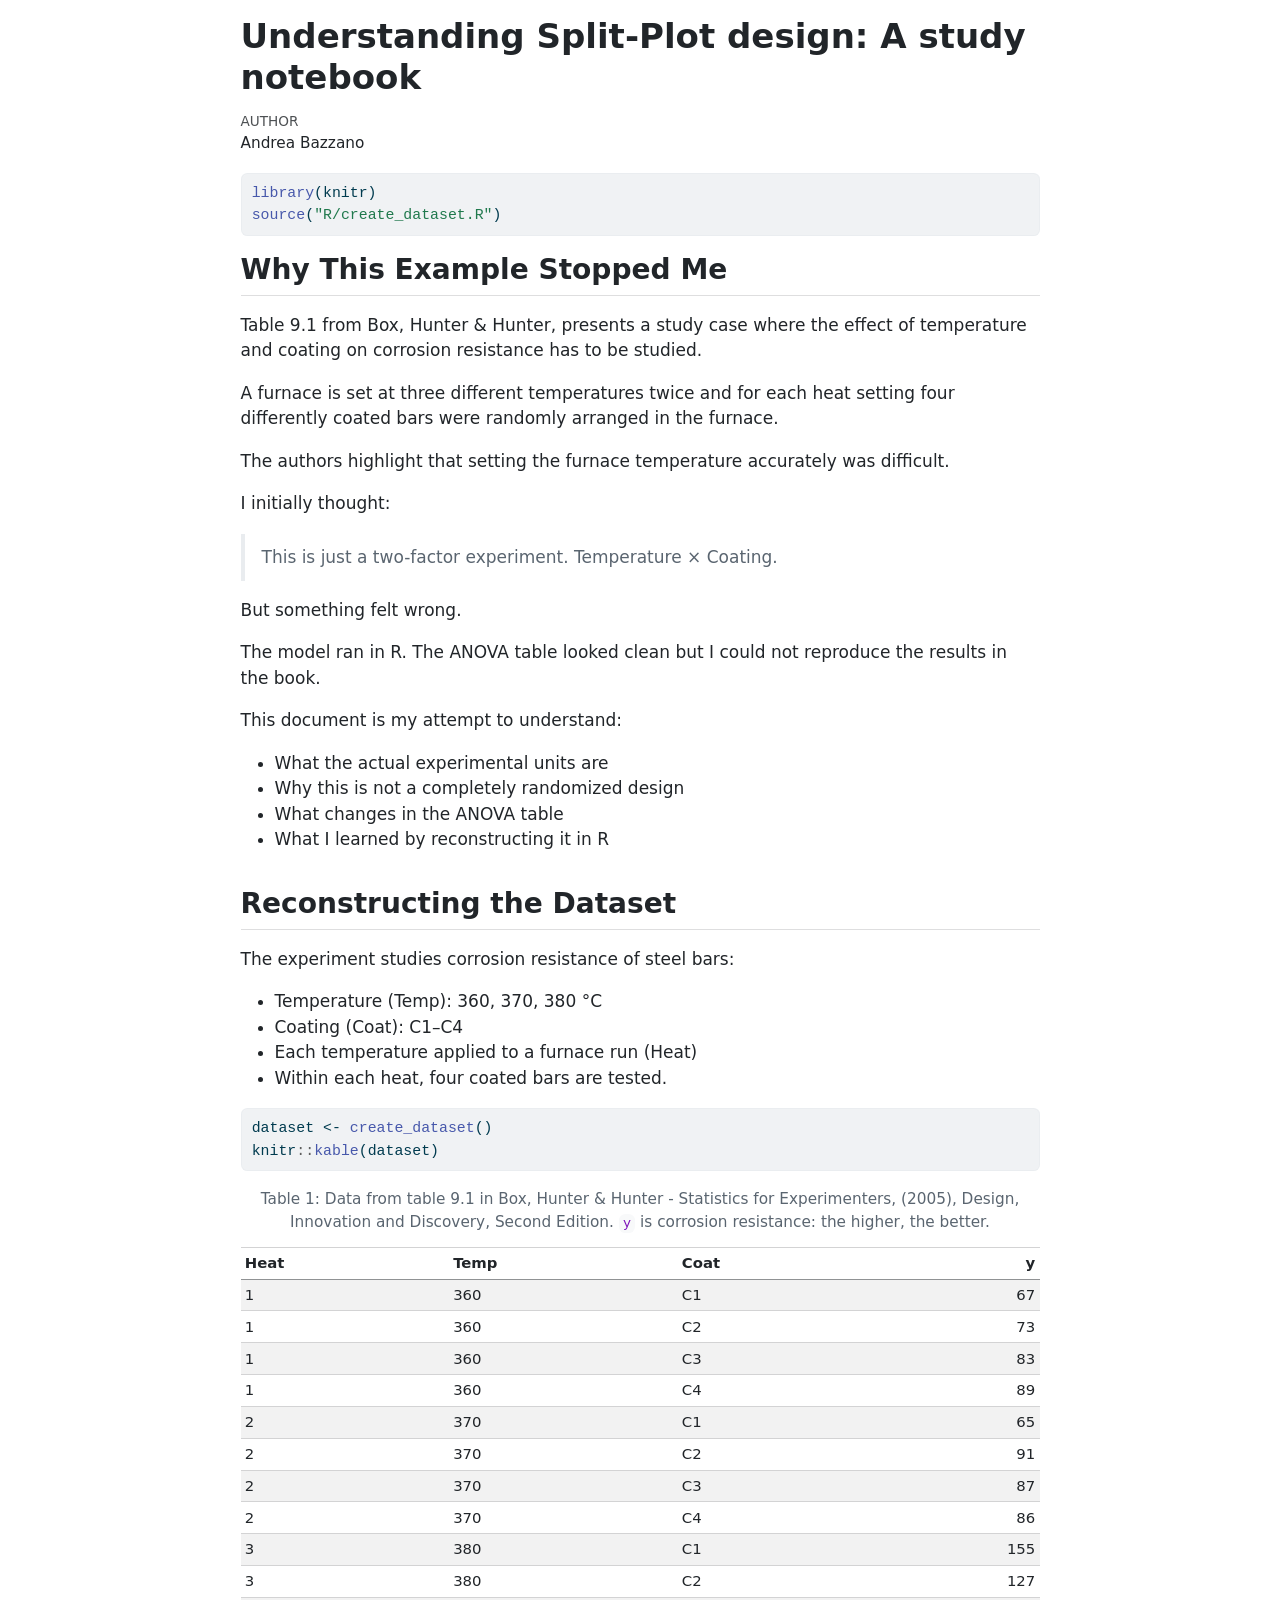
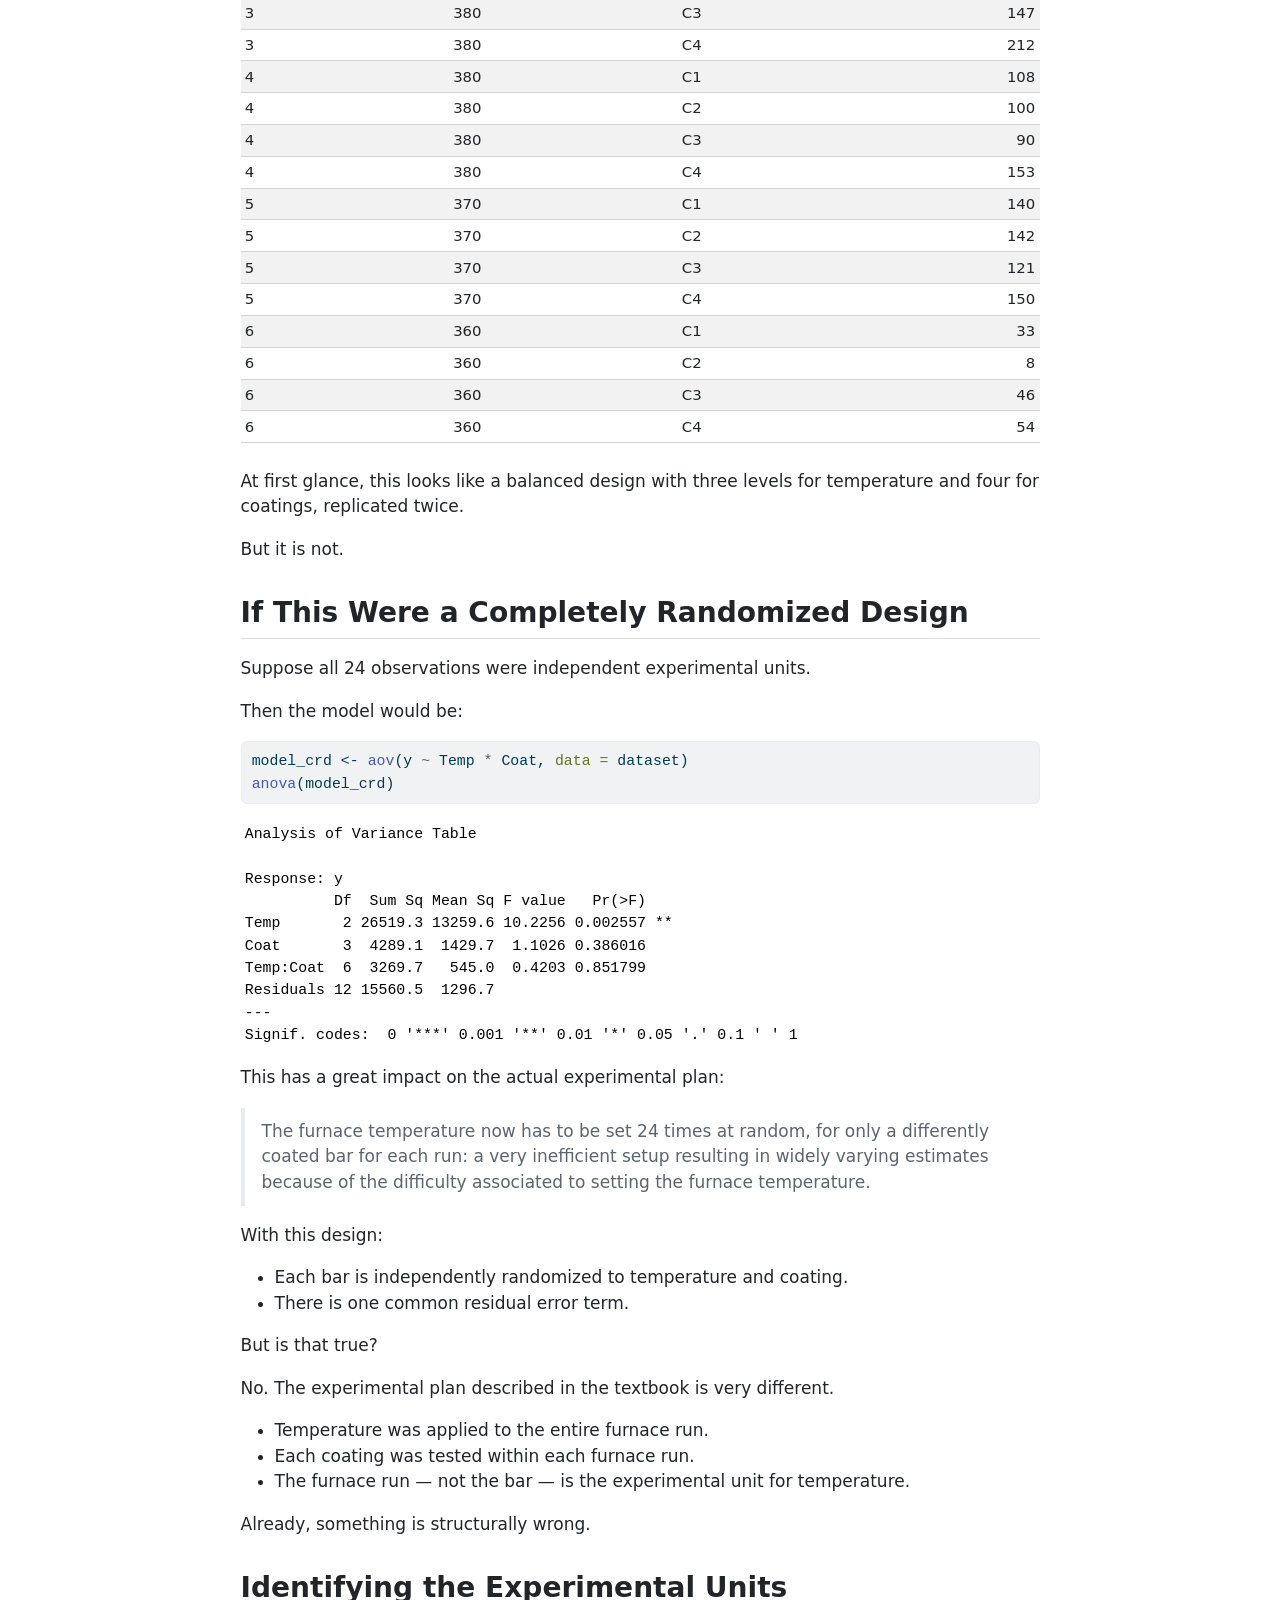
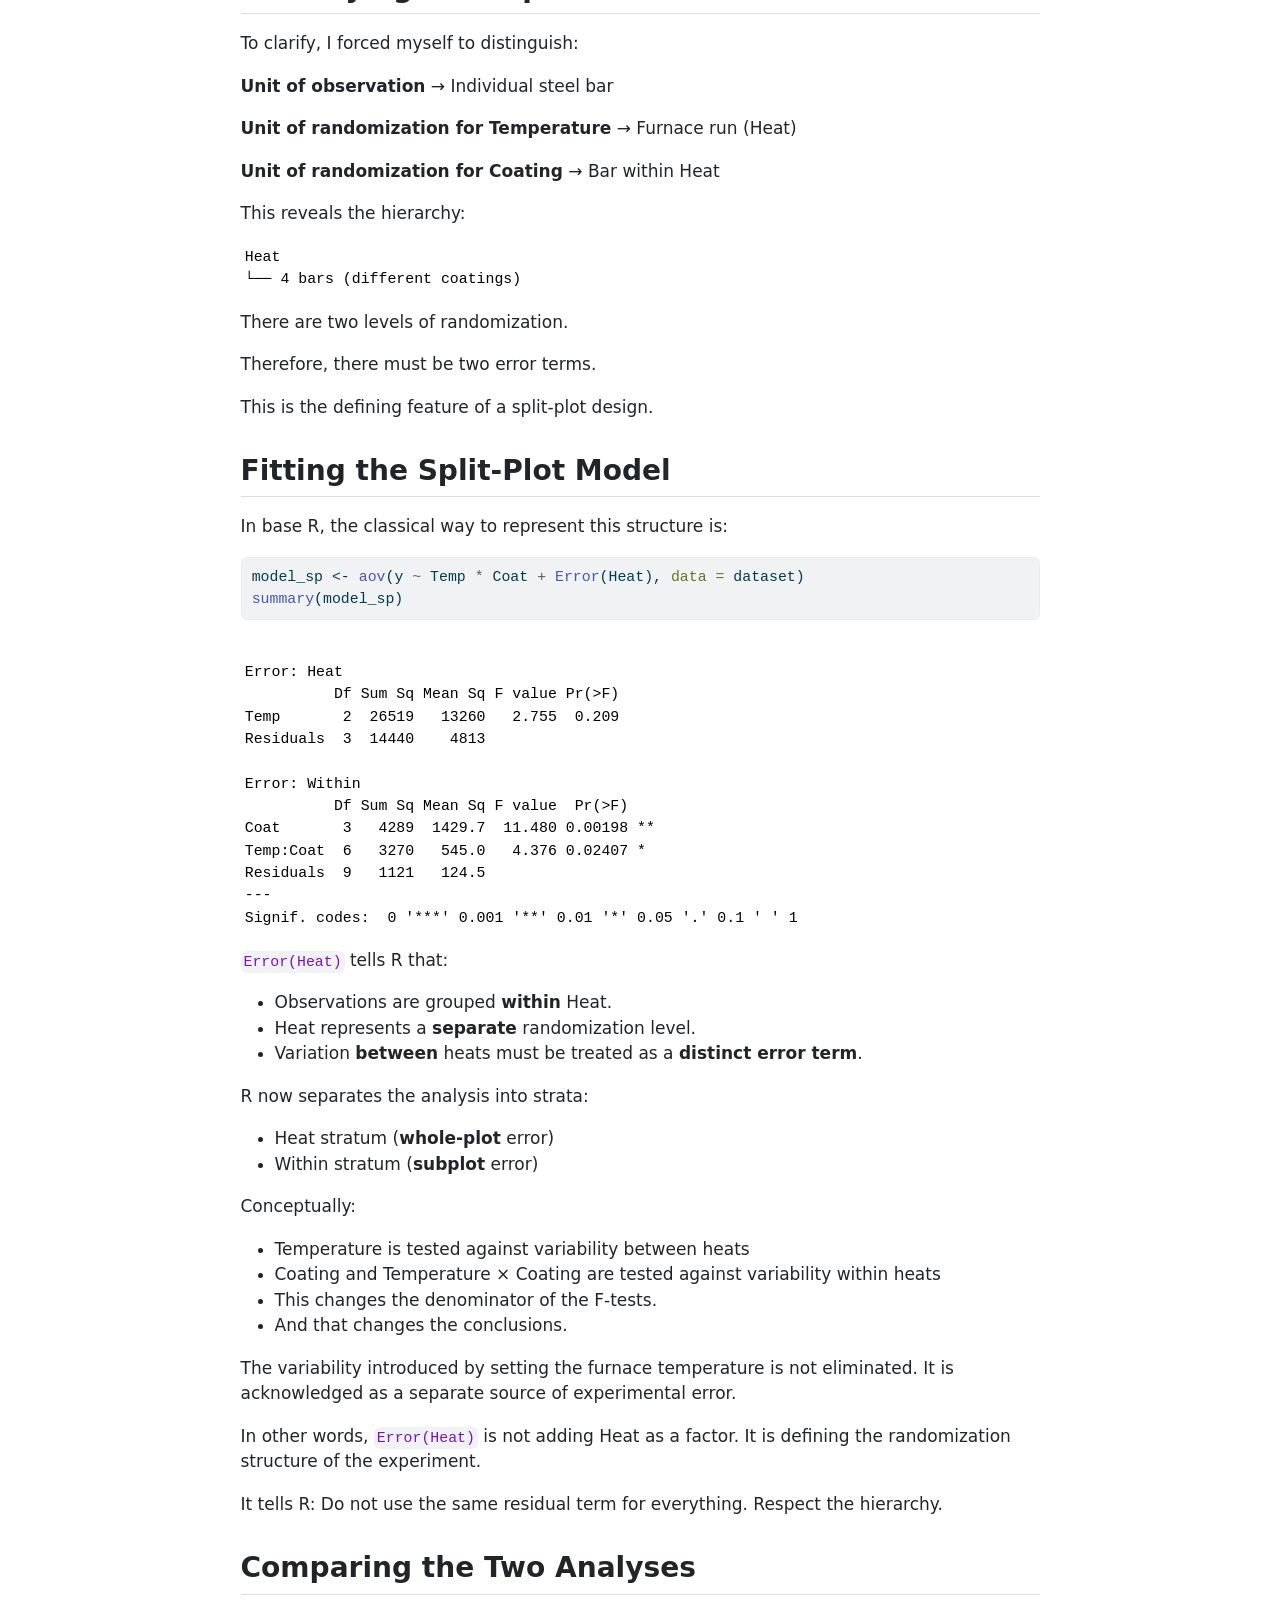
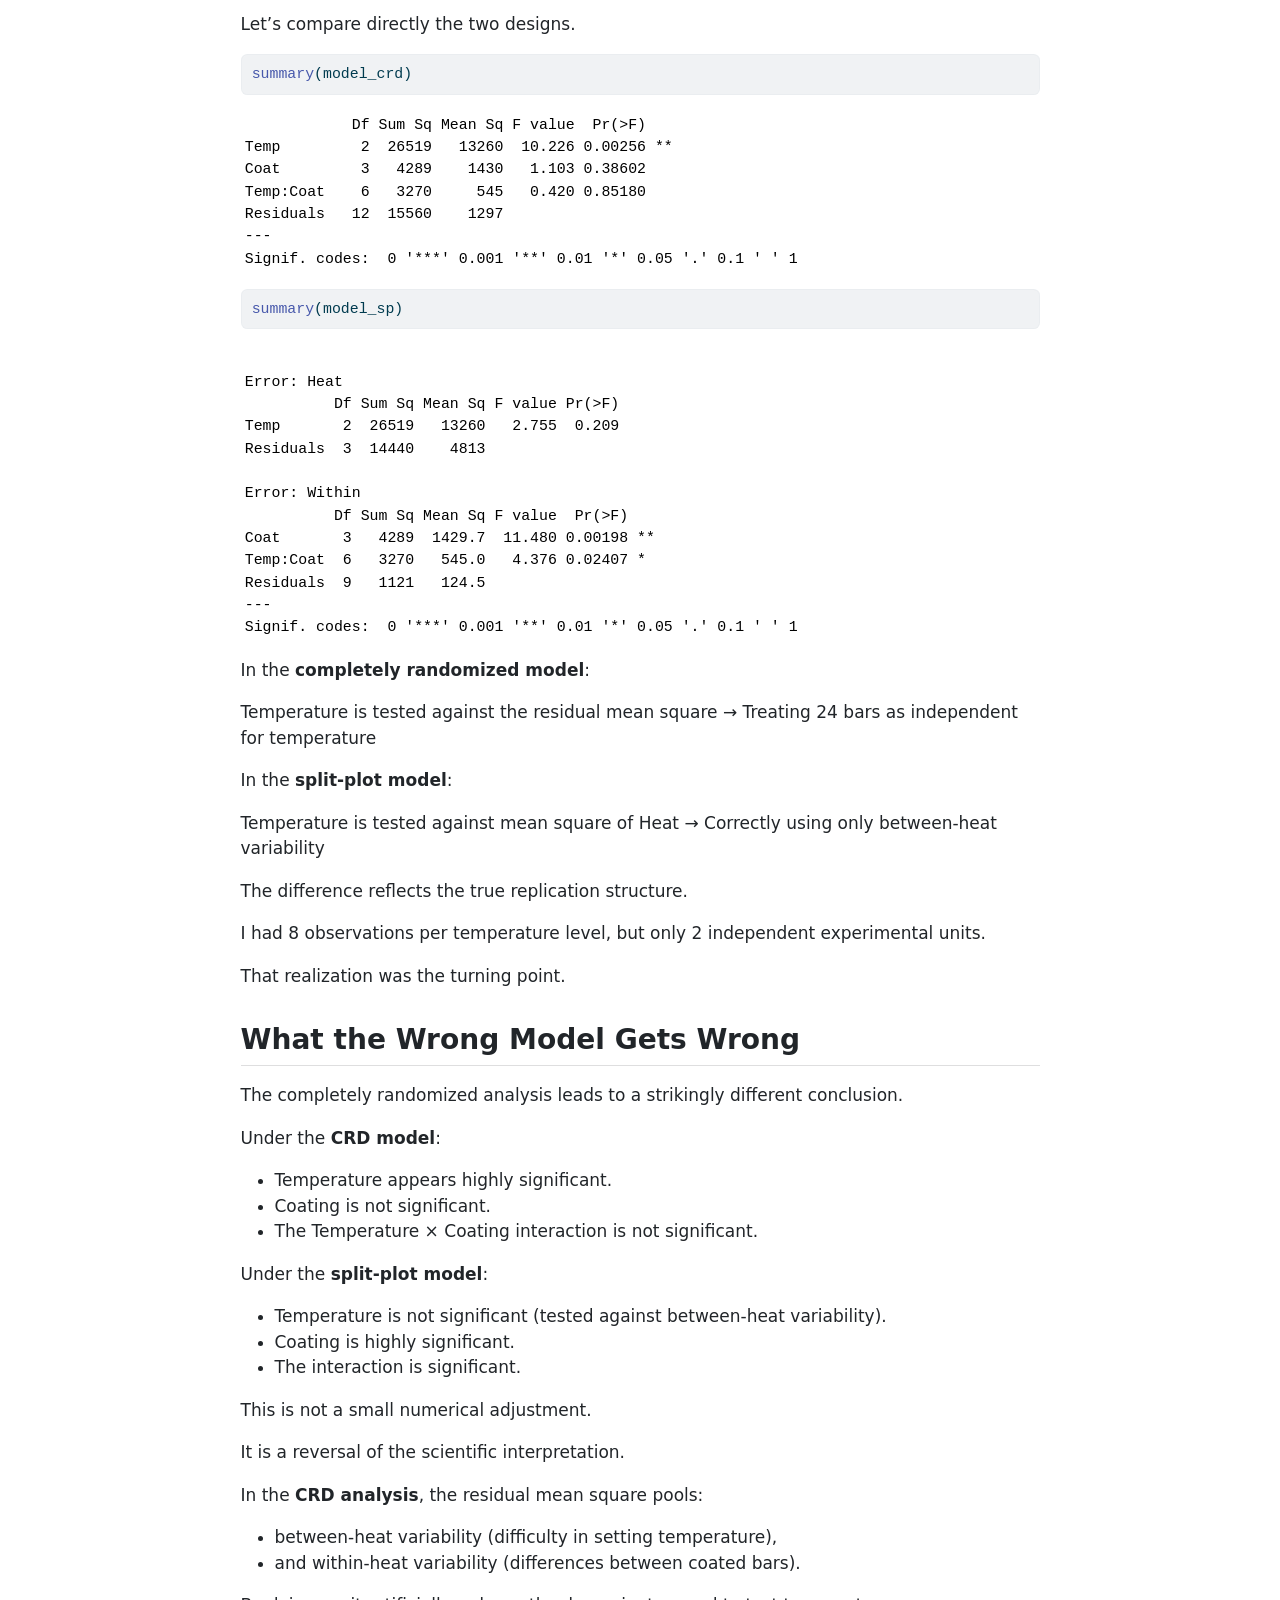
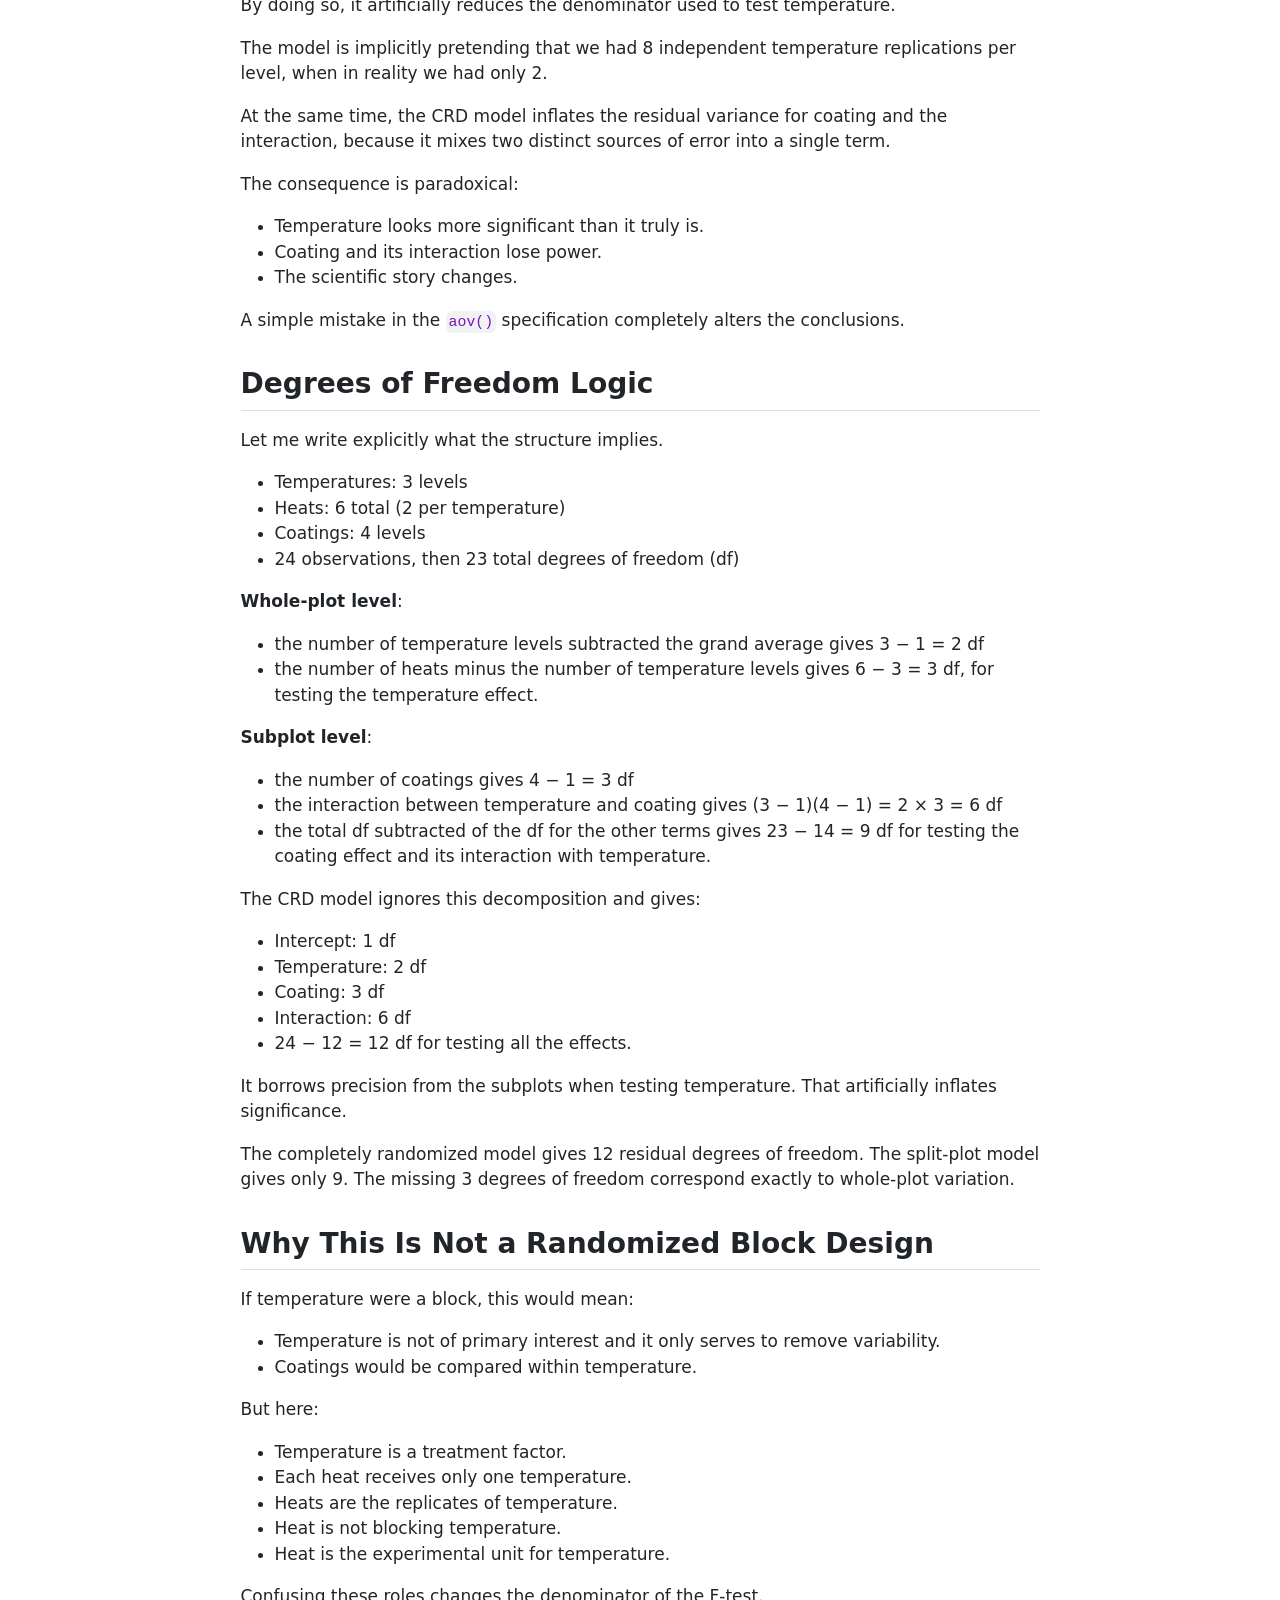
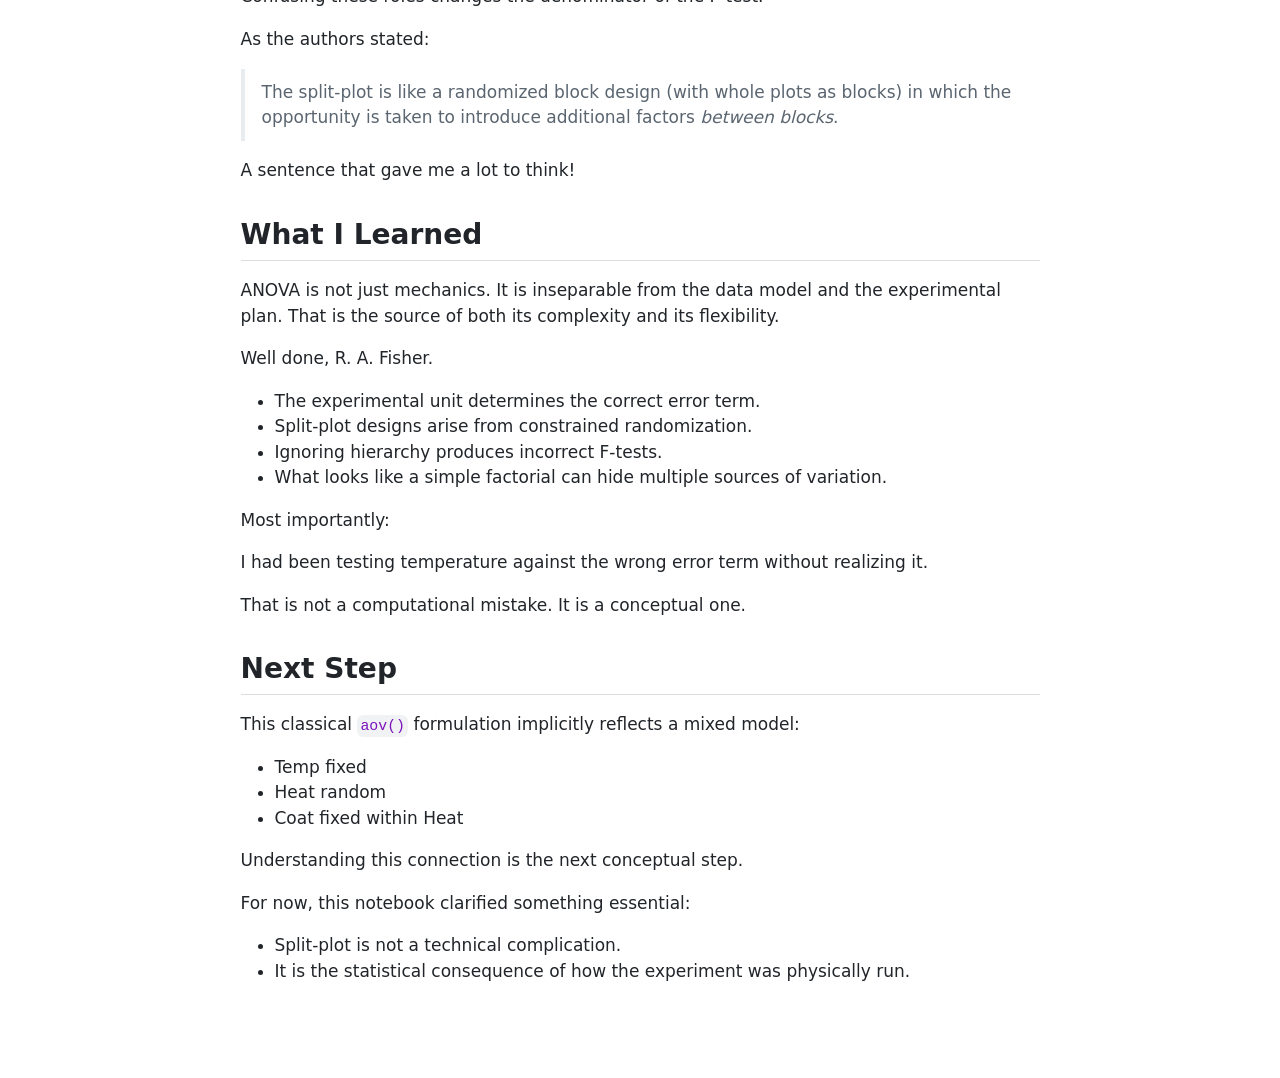
<file: index.html>
<!DOCTYPE html>
<html xmlns="http://www.w3.org/1999/xhtml" lang="en" xml:lang="en"><head>

<meta charset="utf-8">
<meta name="generator" content="quarto-1.8.27">

<meta name="viewport" content="width=device-width, initial-scale=1.0, user-scalable=yes">

<meta name="author" content="Andrea Bazzano">

<title>Understanding Split-Plot design: A study notebook</title>
<style>
code{white-space: pre-wrap;}
span.smallcaps{font-variant: small-caps;}
div.columns{display: flex; gap: min(4vw, 1.5em);}
div.column{flex: auto; overflow-x: auto;}
div.hanging-indent{margin-left: 1.5em; text-indent: -1.5em;}
ul.task-list{list-style: none;}
ul.task-list li input[type="checkbox"] {
  width: 0.8em;
  margin: 0 0.8em 0.2em -1em; /* quarto-specific, see https://github.com/quarto-dev/quarto-cli/issues/4556 */ 
  vertical-align: middle;
}
/* CSS for syntax highlighting */
html { -webkit-text-size-adjust: 100%; }
pre > code.sourceCode { white-space: pre; position: relative; }
pre > code.sourceCode > span { display: inline-block; line-height: 1.25; }
pre > code.sourceCode > span:empty { height: 1.2em; }
.sourceCode { overflow: visible; }
code.sourceCode > span { color: inherit; text-decoration: inherit; }
div.sourceCode { margin: 1em 0; }
pre.sourceCode { margin: 0; }
@media screen {
div.sourceCode { overflow: auto; }
}
@media print {
pre > code.sourceCode { white-space: pre-wrap; }
pre > code.sourceCode > span { text-indent: -5em; padding-left: 5em; }
}
pre.numberSource code
  { counter-reset: source-line 0; }
pre.numberSource code > span
  { position: relative; left: -4em; counter-increment: source-line; }
pre.numberSource code > span > a:first-child::before
  { content: counter(source-line);
    position: relative; left: -1em; text-align: right; vertical-align: baseline;
    border: none; display: inline-block;
    -webkit-touch-callout: none; -webkit-user-select: none;
    -khtml-user-select: none; -moz-user-select: none;
    -ms-user-select: none; user-select: none;
    padding: 0 4px; width: 4em;
  }
pre.numberSource { margin-left: 3em;  padding-left: 4px; }
div.sourceCode
  {   }
@media screen {
pre > code.sourceCode > span > a:first-child::before { text-decoration: underline; }
}
</style>


<script src="report_files/libs/clipboard/clipboard.min.js"></script>
<script src="report_files/libs/quarto-html/quarto.js" type="module"></script>
<script src="report_files/libs/quarto-html/tabsets/tabsets.js" type="module"></script>
<script src="report_files/libs/quarto-html/axe/axe-check.js" type="module"></script>
<script src="report_files/libs/quarto-html/popper.min.js"></script>
<script src="report_files/libs/quarto-html/tippy.umd.min.js"></script>
<script src="report_files/libs/quarto-html/anchor.min.js"></script>
<link href="report_files/libs/quarto-html/tippy.css" rel="stylesheet">
<link href="report_files/libs/quarto-html/quarto-syntax-highlighting-ed96de9b727972fe78a7b5d16c58bf87.css" rel="stylesheet" id="quarto-text-highlighting-styles">
<script src="report_files/libs/bootstrap/bootstrap.min.js"></script>
<link href="report_files/libs/bootstrap/bootstrap-icons.css" rel="stylesheet">
<link href="report_files/libs/bootstrap/bootstrap-1d090f757e2aa3c57a39f7a6ee6efa83.min.css" rel="stylesheet" append-hash="true" id="quarto-bootstrap" data-mode="light">


</head>

<body class="fullcontent quarto-light">

<div id="quarto-content" class="page-columns page-rows-contents page-layout-article">

<main class="content" id="quarto-document-content">

<header id="title-block-header" class="quarto-title-block default">
<div class="quarto-title">
<h1 class="title">Understanding Split-Plot design: A study notebook</h1>
</div>



<div class="quarto-title-meta">

    <div>
    <div class="quarto-title-meta-heading">Author</div>
    <div class="quarto-title-meta-contents">
             <p>Andrea Bazzano </p>
          </div>
  </div>
    
  
    
  </div>
  


</header>


<div class="cell">
<div class="code-copy-outer-scaffold"><div class="sourceCode cell-code" id="cb1"><pre class="sourceCode r code-with-copy"><code class="sourceCode r"><span id="cb1-1"><a href="#cb1-1" aria-hidden="true" tabindex="-1"></a><span class="fu">library</span>(knitr)</span>
<span id="cb1-2"><a href="#cb1-2" aria-hidden="true" tabindex="-1"></a><span class="fu">source</span>(<span class="st">"R/create_dataset.R"</span>)</span></code></pre></div><button title="Copy to Clipboard" class="code-copy-button"><i class="bi"></i></button></div>
</div>
<section id="why-this-example-stopped-me" class="level2">
<h2 class="anchored" data-anchor-id="why-this-example-stopped-me">Why This Example Stopped Me</h2>
<p>Table 9.1 from Box, Hunter &amp; Hunter, presents a study case where the effect of temperature and coating on corrosion resistance has to be studied.</p>
<p>A furnace is set at three different temperatures twice and for each heat setting four differently coated bars were randomly arranged in the furnace.</p>
<p>The authors highlight that setting the furnace temperature accurately was difficult.</p>
<p>I initially thought:</p>
<blockquote class="blockquote">
<p>This is just a two-factor experiment. Temperature × Coating.</p>
</blockquote>
<p>But something felt wrong.</p>
<p>The model ran in R. The ANOVA table looked clean but I could not reproduce the results in the book.</p>
<p>This document is my attempt to understand:</p>
<ul>
<li>What the actual experimental units are</li>
<li>Why this is not a completely randomized design</li>
<li>What changes in the ANOVA table</li>
<li>What I learned by reconstructing it in R</li>
</ul>
</section>
<section id="reconstructing-the-dataset" class="level2">
<h2 class="anchored" data-anchor-id="reconstructing-the-dataset">Reconstructing the Dataset</h2>
<p>The experiment studies corrosion resistance of steel bars:</p>
<ul>
<li>Temperature (Temp): 360, 370, 380 °C</li>
<li>Coating (Coat): C1–C4</li>
<li>Each temperature applied to a furnace run (Heat)</li>
<li>Within each heat, four coated bars are tested.</li>
</ul>
<div class="cell">
<div class="code-copy-outer-scaffold"><div class="sourceCode cell-code" id="cb2"><pre class="sourceCode r code-with-copy"><code class="sourceCode r"><span id="cb2-1"><a href="#cb2-1" aria-hidden="true" tabindex="-1"></a>dataset <span class="ot">&lt;-</span> <span class="fu">create_dataset</span>()</span>
<span id="cb2-2"><a href="#cb2-2" aria-hidden="true" tabindex="-1"></a>knitr<span class="sc">::</span><span class="fu">kable</span>(dataset)</span></code></pre></div><button title="Copy to Clipboard" class="code-copy-button"><i class="bi"></i></button></div>
<div id="tbl-dataset" class="cell quarto-float quarto-figure quarto-figure-center anchored">
<figure class="quarto-float quarto-float-tbl figure">
<figcaption class="quarto-float-caption-top quarto-float-caption quarto-float-tbl" id="tbl-dataset-caption-0ceaefa1-69ba-4598-a22c-09a6ac19f8ca">
Table&nbsp;1: Data from table 9.1 in Box, Hunter &amp; Hunter - Statistics for Experimenters, (2005), Design, Innovation and Discovery, Second Edition. <code>y</code> is corrosion resistance: the higher, the better.
</figcaption>
<div aria-describedby="tbl-dataset-caption-0ceaefa1-69ba-4598-a22c-09a6ac19f8ca">
<div class="cell-output-display">
<table class="do-not-create-environment cell caption-top table table-sm table-striped small">
<thead>
<tr class="header">
<th style="text-align: left;">Heat</th>
<th style="text-align: left;">Temp</th>
<th style="text-align: left;">Coat</th>
<th style="text-align: right;">y</th>
</tr>
</thead>
<tbody>
<tr class="odd">
<td style="text-align: left;">1</td>
<td style="text-align: left;">360</td>
<td style="text-align: left;">C1</td>
<td style="text-align: right;">67</td>
</tr>
<tr class="even">
<td style="text-align: left;">1</td>
<td style="text-align: left;">360</td>
<td style="text-align: left;">C2</td>
<td style="text-align: right;">73</td>
</tr>
<tr class="odd">
<td style="text-align: left;">1</td>
<td style="text-align: left;">360</td>
<td style="text-align: left;">C3</td>
<td style="text-align: right;">83</td>
</tr>
<tr class="even">
<td style="text-align: left;">1</td>
<td style="text-align: left;">360</td>
<td style="text-align: left;">C4</td>
<td style="text-align: right;">89</td>
</tr>
<tr class="odd">
<td style="text-align: left;">2</td>
<td style="text-align: left;">370</td>
<td style="text-align: left;">C1</td>
<td style="text-align: right;">65</td>
</tr>
<tr class="even">
<td style="text-align: left;">2</td>
<td style="text-align: left;">370</td>
<td style="text-align: left;">C2</td>
<td style="text-align: right;">91</td>
</tr>
<tr class="odd">
<td style="text-align: left;">2</td>
<td style="text-align: left;">370</td>
<td style="text-align: left;">C3</td>
<td style="text-align: right;">87</td>
</tr>
<tr class="even">
<td style="text-align: left;">2</td>
<td style="text-align: left;">370</td>
<td style="text-align: left;">C4</td>
<td style="text-align: right;">86</td>
</tr>
<tr class="odd">
<td style="text-align: left;">3</td>
<td style="text-align: left;">380</td>
<td style="text-align: left;">C1</td>
<td style="text-align: right;">155</td>
</tr>
<tr class="even">
<td style="text-align: left;">3</td>
<td style="text-align: left;">380</td>
<td style="text-align: left;">C2</td>
<td style="text-align: right;">127</td>
</tr>
<tr class="odd">
<td style="text-align: left;">3</td>
<td style="text-align: left;">380</td>
<td style="text-align: left;">C3</td>
<td style="text-align: right;">147</td>
</tr>
<tr class="even">
<td style="text-align: left;">3</td>
<td style="text-align: left;">380</td>
<td style="text-align: left;">C4</td>
<td style="text-align: right;">212</td>
</tr>
<tr class="odd">
<td style="text-align: left;">4</td>
<td style="text-align: left;">380</td>
<td style="text-align: left;">C1</td>
<td style="text-align: right;">108</td>
</tr>
<tr class="even">
<td style="text-align: left;">4</td>
<td style="text-align: left;">380</td>
<td style="text-align: left;">C2</td>
<td style="text-align: right;">100</td>
</tr>
<tr class="odd">
<td style="text-align: left;">4</td>
<td style="text-align: left;">380</td>
<td style="text-align: left;">C3</td>
<td style="text-align: right;">90</td>
</tr>
<tr class="even">
<td style="text-align: left;">4</td>
<td style="text-align: left;">380</td>
<td style="text-align: left;">C4</td>
<td style="text-align: right;">153</td>
</tr>
<tr class="odd">
<td style="text-align: left;">5</td>
<td style="text-align: left;">370</td>
<td style="text-align: left;">C1</td>
<td style="text-align: right;">140</td>
</tr>
<tr class="even">
<td style="text-align: left;">5</td>
<td style="text-align: left;">370</td>
<td style="text-align: left;">C2</td>
<td style="text-align: right;">142</td>
</tr>
<tr class="odd">
<td style="text-align: left;">5</td>
<td style="text-align: left;">370</td>
<td style="text-align: left;">C3</td>
<td style="text-align: right;">121</td>
</tr>
<tr class="even">
<td style="text-align: left;">5</td>
<td style="text-align: left;">370</td>
<td style="text-align: left;">C4</td>
<td style="text-align: right;">150</td>
</tr>
<tr class="odd">
<td style="text-align: left;">6</td>
<td style="text-align: left;">360</td>
<td style="text-align: left;">C1</td>
<td style="text-align: right;">33</td>
</tr>
<tr class="even">
<td style="text-align: left;">6</td>
<td style="text-align: left;">360</td>
<td style="text-align: left;">C2</td>
<td style="text-align: right;">8</td>
</tr>
<tr class="odd">
<td style="text-align: left;">6</td>
<td style="text-align: left;">360</td>
<td style="text-align: left;">C3</td>
<td style="text-align: right;">46</td>
</tr>
<tr class="even">
<td style="text-align: left;">6</td>
<td style="text-align: left;">360</td>
<td style="text-align: left;">C4</td>
<td style="text-align: right;">54</td>
</tr>
</tbody>
</table>
</div>
</div>
</figure>
</div>
</div>
<p>At first glance, this looks like a balanced design with three levels for temperature and four for coatings, replicated twice.</p>
<p>But it is not.</p>
</section>
<section id="if-this-were-a-completely-randomized-design" class="level2">
<h2 class="anchored" data-anchor-id="if-this-were-a-completely-randomized-design">If This Were a Completely Randomized Design</h2>
<p>Suppose all 24 observations were independent experimental units.</p>
<p>Then the model would be:</p>
<div class="cell">
<div class="code-copy-outer-scaffold"><div class="sourceCode cell-code" id="cb3"><pre class="sourceCode r code-with-copy"><code class="sourceCode r"><span id="cb3-1"><a href="#cb3-1" aria-hidden="true" tabindex="-1"></a>model_crd <span class="ot">&lt;-</span> <span class="fu">aov</span>(y <span class="sc">~</span> Temp <span class="sc">*</span> Coat, <span class="at">data =</span> dataset)</span>
<span id="cb3-2"><a href="#cb3-2" aria-hidden="true" tabindex="-1"></a><span class="fu">anova</span>(model_crd)</span></code></pre></div><button title="Copy to Clipboard" class="code-copy-button"><i class="bi"></i></button></div>
<div class="cell-output cell-output-stdout">
<pre><code>Analysis of Variance Table

Response: y
          Df  Sum Sq Mean Sq F value   Pr(&gt;F)   
Temp       2 26519.3 13259.6 10.2256 0.002557 **
Coat       3  4289.1  1429.7  1.1026 0.386016   
Temp:Coat  6  3269.7   545.0  0.4203 0.851799   
Residuals 12 15560.5  1296.7                    
---
Signif. codes:  0 '***' 0.001 '**' 0.01 '*' 0.05 '.' 0.1 ' ' 1</code></pre>
</div>
</div>
<p>This has a great impact on the actual experimental plan:</p>
<blockquote class="blockquote">
<p>The furnace temperature now has to be set 24 times at random, for only a differently coated bar for each run: a very inefficient setup resulting in widely varying estimates because of the difficulty associated to setting the furnace temperature.</p>
</blockquote>
<p>With this design:</p>
<ul>
<li>Each bar is independently randomized to temperature and coating.</li>
<li>There is one common residual error term.</li>
</ul>
<p>But is that true?</p>
<p>No.&nbsp;The experimental plan described in the textbook is very different.</p>
<ul>
<li>Temperature was applied to the entire furnace run.</li>
<li>Each coating was tested within each furnace run.</li>
<li>The furnace run — not the bar — is the experimental unit for temperature.</li>
</ul>
<p>Already, something is structurally wrong.</p>
</section>
<section id="identifying-the-experimental-units" class="level2">
<h2 class="anchored" data-anchor-id="identifying-the-experimental-units">Identifying the Experimental Units</h2>
<p>To clarify, I forced myself to distinguish:</p>
<p><strong>Unit of observation</strong> → Individual steel bar</p>
<p><strong>Unit of randomization for Temperature</strong> → Furnace run (Heat)</p>
<p><strong>Unit of randomization for Coating</strong> → Bar within Heat</p>
<p>This reveals the hierarchy:</p>
<pre><code>Heat
└── 4 bars (different coatings)</code></pre>
<p>There are two levels of randomization.</p>
<p>Therefore, there must be two error terms.</p>
<p>This is the defining feature of a split-plot design.</p>
</section>
<section id="fitting-the-split-plot-model" class="level2">
<h2 class="anchored" data-anchor-id="fitting-the-split-plot-model">Fitting the Split-Plot Model</h2>
<p>In base R, the classical way to represent this structure is:</p>
<div class="cell">
<div class="code-copy-outer-scaffold"><div class="sourceCode cell-code" id="cb6"><pre class="sourceCode r code-with-copy"><code class="sourceCode r"><span id="cb6-1"><a href="#cb6-1" aria-hidden="true" tabindex="-1"></a>model_sp <span class="ot">&lt;-</span> <span class="fu">aov</span>(y <span class="sc">~</span> Temp <span class="sc">*</span> Coat <span class="sc">+</span> <span class="fu">Error</span>(Heat), <span class="at">data =</span> dataset)</span>
<span id="cb6-2"><a href="#cb6-2" aria-hidden="true" tabindex="-1"></a><span class="fu">summary</span>(model_sp)</span></code></pre></div><button title="Copy to Clipboard" class="code-copy-button"><i class="bi"></i></button></div>
<div class="cell-output cell-output-stdout">
<pre><code>
Error: Heat
          Df Sum Sq Mean Sq F value Pr(&gt;F)
Temp       2  26519   13260   2.755  0.209
Residuals  3  14440    4813               

Error: Within
          Df Sum Sq Mean Sq F value  Pr(&gt;F)   
Coat       3   4289  1429.7  11.480 0.00198 **
Temp:Coat  6   3270   545.0   4.376 0.02407 * 
Residuals  9   1121   124.5                   
---
Signif. codes:  0 '***' 0.001 '**' 0.01 '*' 0.05 '.' 0.1 ' ' 1</code></pre>
</div>
</div>
<p><code>Error(Heat)</code> tells R that:</p>
<ul>
<li>Observations are grouped <strong>within</strong> Heat.</li>
<li>Heat represents a <strong>separate</strong> randomization level.</li>
<li>Variation <strong>between</strong> heats must be treated as a <strong>distinct error term</strong>.</li>
</ul>
<p>R now separates the analysis into strata:</p>
<ul>
<li>Heat stratum (<strong>whole-plot</strong> error)</li>
<li>Within stratum (<strong>subplot</strong> error)</li>
</ul>
<p>Conceptually:</p>
<ul>
<li>Temperature is tested against variability between heats</li>
<li>Coating and Temperature × Coating are tested against variability within heats</li>
<li>This changes the denominator of the F-tests.</li>
<li>And that changes the conclusions.</li>
</ul>
<p>The variability introduced by setting the furnace temperature is not eliminated. It is acknowledged as a separate source of experimental error.</p>
<p>In other words, <code>Error(Heat)</code> is not adding Heat as a factor. It is defining the randomization structure of the experiment.</p>
<p>It tells R: Do not use the same residual term for everything. Respect the hierarchy.</p>
</section>
<section id="comparing-the-two-analyses" class="level2">
<h2 class="anchored" data-anchor-id="comparing-the-two-analyses">Comparing the Two Analyses</h2>
<p>Let’s compare directly the two designs.</p>
<div class="cell">
<div class="code-copy-outer-scaffold"><div class="sourceCode cell-code" id="cb8"><pre class="sourceCode r code-with-copy"><code class="sourceCode r"><span id="cb8-1"><a href="#cb8-1" aria-hidden="true" tabindex="-1"></a><span class="fu">summary</span>(model_crd)</span></code></pre></div><button title="Copy to Clipboard" class="code-copy-button"><i class="bi"></i></button></div>
<div class="cell-output cell-output-stdout">
<pre><code>            Df Sum Sq Mean Sq F value  Pr(&gt;F)   
Temp         2  26519   13260  10.226 0.00256 **
Coat         3   4289    1430   1.103 0.38602   
Temp:Coat    6   3270     545   0.420 0.85180   
Residuals   12  15560    1297                   
---
Signif. codes:  0 '***' 0.001 '**' 0.01 '*' 0.05 '.' 0.1 ' ' 1</code></pre>
</div>
<div class="code-copy-outer-scaffold"><div class="sourceCode cell-code" id="cb10"><pre class="sourceCode r code-with-copy"><code class="sourceCode r"><span id="cb10-1"><a href="#cb10-1" aria-hidden="true" tabindex="-1"></a><span class="fu">summary</span>(model_sp)</span></code></pre></div><button title="Copy to Clipboard" class="code-copy-button"><i class="bi"></i></button></div>
<div class="cell-output cell-output-stdout">
<pre><code>
Error: Heat
          Df Sum Sq Mean Sq F value Pr(&gt;F)
Temp       2  26519   13260   2.755  0.209
Residuals  3  14440    4813               

Error: Within
          Df Sum Sq Mean Sq F value  Pr(&gt;F)   
Coat       3   4289  1429.7  11.480 0.00198 **
Temp:Coat  6   3270   545.0   4.376 0.02407 * 
Residuals  9   1121   124.5                   
---
Signif. codes:  0 '***' 0.001 '**' 0.01 '*' 0.05 '.' 0.1 ' ' 1</code></pre>
</div>
</div>
<p>In the <strong>completely randomized model</strong>:</p>
<p>Temperature is tested against the residual mean square → Treating 24 bars as independent for temperature</p>
<p>In the <strong>split-plot model</strong>:</p>
<p>Temperature is tested against mean square of Heat → Correctly using only between-heat variability</p>
<p>The difference reflects the true replication structure.</p>
<p>I had 8 observations per temperature level, but only 2 independent experimental units.</p>
<p>That realization was the turning point.</p>
</section>
<section id="what-the-wrong-model-gets-wrong" class="level2">
<h2 class="anchored" data-anchor-id="what-the-wrong-model-gets-wrong">What the Wrong Model Gets Wrong</h2>
<p>The completely randomized analysis leads to a strikingly different conclusion.</p>
<p>Under the <strong>CRD model</strong>:</p>
<ul>
<li>Temperature appears highly significant.</li>
<li>Coating is not significant.</li>
<li>The Temperature × Coating interaction is not significant.</li>
</ul>
<p>Under the <strong>split-plot model</strong>:</p>
<ul>
<li>Temperature is not significant (tested against between-heat variability).</li>
<li>Coating is highly significant.</li>
<li>The interaction is significant.</li>
</ul>
<p>This is not a small numerical adjustment.</p>
<p>It is a reversal of the scientific interpretation.</p>
<p>In the <strong>CRD analysis</strong>, the residual mean square pools:</p>
<ul>
<li>between-heat variability (difficulty in setting temperature),</li>
<li>and within-heat variability (differences between coated bars).</li>
</ul>
<p>By doing so, it artificially reduces the denominator used to test temperature.</p>
<p>The model is implicitly pretending that we had 8 independent temperature replications per level, when in reality we had only 2.</p>
<p>At the same time, the CRD model inflates the residual variance for coating and the interaction, because it mixes two distinct sources of error into a single term.</p>
<p>The consequence is paradoxical:</p>
<ul>
<li>Temperature looks more significant than it truly is.</li>
<li>Coating and its interaction lose power.</li>
<li>The scientific story changes.</li>
</ul>
<p>A simple mistake in the <code>aov()</code> specification completely alters the conclusions.</p>
</section>
<section id="degrees-of-freedom-logic" class="level2">
<h2 class="anchored" data-anchor-id="degrees-of-freedom-logic">Degrees of Freedom Logic</h2>
<p>Let me write explicitly what the structure implies.</p>
<ul>
<li>Temperatures: 3 levels</li>
<li>Heats: 6 total (2 per temperature)</li>
<li>Coatings: 4 levels</li>
<li>24 observations, then 23 total degrees of freedom (df)</li>
</ul>
<p><strong>Whole-plot level</strong>:</p>
<ul>
<li>the number of temperature levels subtracted the grand average gives 3 − 1 = 2 df</li>
<li>the number of heats minus the number of temperature levels gives 6 − 3 = 3 df, for testing the temperature effect.</li>
</ul>
<p><strong>Subplot level</strong>:</p>
<ul>
<li>the number of coatings gives 4 − 1 = 3 df</li>
<li>the interaction between temperature and coating gives (3 − 1)(4 − 1) = 2 × 3 = 6 df</li>
<li>the total df subtracted of the df for the other terms gives 23 − 14 = 9 df for testing the coating effect and its interaction with temperature.</li>
</ul>
<p>The CRD model ignores this decomposition and gives:</p>
<ul>
<li>Intercept: 1 df</li>
<li>Temperature: 2 df</li>
<li>Coating: 3 df</li>
<li>Interaction: 6 df</li>
<li>24 − 12 = 12 df for testing all the effects.</li>
</ul>
<p>It borrows precision from the subplots when testing temperature. That artificially inflates significance.</p>
<p>The completely randomized model gives 12 residual degrees of freedom. The split-plot model gives only 9. The missing 3 degrees of freedom correspond exactly to whole-plot variation.</p>
</section>
<section id="why-this-is-not-a-randomized-block-design" class="level2">
<h2 class="anchored" data-anchor-id="why-this-is-not-a-randomized-block-design">Why This Is Not a Randomized Block Design</h2>
<p>If temperature were a block, this would mean:</p>
<ul>
<li>Temperature is not of primary interest and it only serves to remove variability.</li>
<li>Coatings would be compared within temperature.</li>
</ul>
<p>But here:</p>
<ul>
<li>Temperature is a treatment factor.</li>
<li>Each heat receives only one temperature.</li>
<li>Heats are the replicates of temperature.</li>
<li>Heat is not blocking temperature.</li>
<li>Heat is the experimental unit for temperature.</li>
</ul>
<p>Confusing these roles changes the denominator of the F-test.</p>
<p>As the authors stated:</p>
<blockquote class="blockquote">
<p>The split-plot is like a randomized block design (with whole plots as blocks) in which the opportunity is taken to introduce additional factors <em>between blocks</em>.</p>
</blockquote>
<p>A sentence that gave me a lot to think!</p>
</section>
<section id="what-i-learned" class="level2">
<h2 class="anchored" data-anchor-id="what-i-learned">What I Learned</h2>
<p>ANOVA is not just mechanics. It is inseparable from the data model and the experimental plan. That is the source of both its complexity and its flexibility.</p>
<p>Well done, R. A. Fisher.</p>
<ul>
<li>The experimental unit determines the correct error term.</li>
<li>Split-plot designs arise from constrained randomization.</li>
<li>Ignoring hierarchy produces incorrect F-tests.</li>
<li>What looks like a simple factorial can hide multiple sources of variation.</li>
</ul>
<p>Most importantly:</p>
<p>I had been testing temperature against the wrong error term without realizing it.</p>
<p>That is not a computational mistake. It is a conceptual one.</p>
</section>
<section id="next-step" class="level2">
<h2 class="anchored" data-anchor-id="next-step">Next Step</h2>
<p>This classical <code>aov()</code> formulation implicitly reflects a mixed model:</p>
<ul>
<li>Temp fixed</li>
<li>Heat random</li>
<li>Coat fixed within Heat</li>
</ul>
<p>Understanding this connection is the next conceptual step.</p>
<p>For now, this notebook clarified something essential:</p>
<ul>
<li>Split-plot is not a technical complication.</li>
<li>It is the statistical consequence of how the experiment was physically run.</li>
</ul>
</section>

</main>
<!-- /main column -->
<script id="quarto-html-after-body" type="application/javascript">
  window.document.addEventListener("DOMContentLoaded", function (event) {
    const icon = "";
    const anchorJS = new window.AnchorJS();
    anchorJS.options = {
      placement: 'right',
      icon: icon
    };
    anchorJS.add('.anchored');
    const isCodeAnnotation = (el) => {
      for (const clz of el.classList) {
        if (clz.startsWith('code-annotation-')) {                     
          return true;
        }
      }
      return false;
    }
    const onCopySuccess = function(e) {
      // button target
      const button = e.trigger;
      // don't keep focus
      button.blur();
      // flash "checked"
      button.classList.add('code-copy-button-checked');
      var currentTitle = button.getAttribute("title");
      button.setAttribute("title", "Copied!");
      let tooltip;
      if (window.bootstrap) {
        button.setAttribute("data-bs-toggle", "tooltip");
        button.setAttribute("data-bs-placement", "left");
        button.setAttribute("data-bs-title", "Copied!");
        tooltip = new bootstrap.Tooltip(button, 
          { trigger: "manual", 
            customClass: "code-copy-button-tooltip",
            offset: [0, -8]});
        tooltip.show();    
      }
      setTimeout(function() {
        if (tooltip) {
          tooltip.hide();
          button.removeAttribute("data-bs-title");
          button.removeAttribute("data-bs-toggle");
          button.removeAttribute("data-bs-placement");
        }
        button.setAttribute("title", currentTitle);
        button.classList.remove('code-copy-button-checked');
      }, 1000);
      // clear code selection
      e.clearSelection();
    }
    const getTextToCopy = function(trigger) {
      const outerScaffold = trigger.parentElement.cloneNode(true);
      const codeEl = outerScaffold.querySelector('code');
      for (const childEl of codeEl.children) {
        if (isCodeAnnotation(childEl)) {
          childEl.remove();
        }
      }
      return codeEl.innerText;
    }
    const clipboard = new window.ClipboardJS('.code-copy-button:not([data-in-quarto-modal])', {
      text: getTextToCopy
    });
    clipboard.on('success', onCopySuccess);
    if (window.document.getElementById('quarto-embedded-source-code-modal')) {
      const clipboardModal = new window.ClipboardJS('.code-copy-button[data-in-quarto-modal]', {
        text: getTextToCopy,
        container: window.document.getElementById('quarto-embedded-source-code-modal')
      });
      clipboardModal.on('success', onCopySuccess);
    }
      var localhostRegex = new RegExp(/^(?:http|https):\/\/localhost\:?[0-9]*\//);
      var mailtoRegex = new RegExp(/^mailto:/);
        var filterRegex = new RegExp('/' + window.location.host + '/');
      var isInternal = (href) => {
          return filterRegex.test(href) || localhostRegex.test(href) || mailtoRegex.test(href);
      }
      // Inspect non-navigation links and adorn them if external
     var links = window.document.querySelectorAll('a[href]:not(.nav-link):not(.navbar-brand):not(.toc-action):not(.sidebar-link):not(.sidebar-item-toggle):not(.pagination-link):not(.no-external):not([aria-hidden]):not(.dropdown-item):not(.quarto-navigation-tool):not(.about-link)');
      for (var i=0; i<links.length; i++) {
        const link = links[i];
        if (!isInternal(link.href)) {
          // undo the damage that might have been done by quarto-nav.js in the case of
          // links that we want to consider external
          if (link.dataset.originalHref !== undefined) {
            link.href = link.dataset.originalHref;
          }
        }
      }
    function tippyHover(el, contentFn, onTriggerFn, onUntriggerFn) {
      const config = {
        allowHTML: true,
        maxWidth: 500,
        delay: 100,
        arrow: false,
        appendTo: function(el) {
            return el.parentElement;
        },
        interactive: true,
        interactiveBorder: 10,
        theme: 'quarto',
        placement: 'bottom-start',
      };
      if (contentFn) {
        config.content = contentFn;
      }
      if (onTriggerFn) {
        config.onTrigger = onTriggerFn;
      }
      if (onUntriggerFn) {
        config.onUntrigger = onUntriggerFn;
      }
      window.tippy(el, config); 
    }
    const noterefs = window.document.querySelectorAll('a[role="doc-noteref"]');
    for (var i=0; i<noterefs.length; i++) {
      const ref = noterefs[i];
      tippyHover(ref, function() {
        // use id or data attribute instead here
        let href = ref.getAttribute('data-footnote-href') || ref.getAttribute('href');
        try { href = new URL(href).hash; } catch {}
        const id = href.replace(/^#\/?/, "");
        const note = window.document.getElementById(id);
        if (note) {
          return note.innerHTML;
        } else {
          return "";
        }
      });
    }
    const xrefs = window.document.querySelectorAll('a.quarto-xref');
    const processXRef = (id, note) => {
      // Strip column container classes
      const stripColumnClz = (el) => {
        el.classList.remove("page-full", "page-columns");
        if (el.children) {
          for (const child of el.children) {
            stripColumnClz(child);
          }
        }
      }
      stripColumnClz(note)
      if (id === null || id.startsWith('sec-')) {
        // Special case sections, only their first couple elements
        const container = document.createElement("div");
        if (note.children && note.children.length > 2) {
          container.appendChild(note.children[0].cloneNode(true));
          for (let i = 1; i < note.children.length; i++) {
            const child = note.children[i];
            if (child.tagName === "P" && child.innerText === "") {
              continue;
            } else {
              container.appendChild(child.cloneNode(true));
              break;
            }
          }
          if (window.Quarto?.typesetMath) {
            window.Quarto.typesetMath(container);
          }
          return container.innerHTML
        } else {
          if (window.Quarto?.typesetMath) {
            window.Quarto.typesetMath(note);
          }
          return note.innerHTML;
        }
      } else {
        // Remove any anchor links if they are present
        const anchorLink = note.querySelector('a.anchorjs-link');
        if (anchorLink) {
          anchorLink.remove();
        }
        if (window.Quarto?.typesetMath) {
          window.Quarto.typesetMath(note);
        }
        if (note.classList.contains("callout")) {
          return note.outerHTML;
        } else {
          return note.innerHTML;
        }
      }
    }
    for (var i=0; i<xrefs.length; i++) {
      const xref = xrefs[i];
      tippyHover(xref, undefined, function(instance) {
        instance.disable();
        let url = xref.getAttribute('href');
        let hash = undefined; 
        if (url.startsWith('#')) {
          hash = url;
        } else {
          try { hash = new URL(url).hash; } catch {}
        }
        if (hash) {
          const id = hash.replace(/^#\/?/, "");
          const note = window.document.getElementById(id);
          if (note !== null) {
            try {
              const html = processXRef(id, note.cloneNode(true));
              instance.setContent(html);
            } finally {
              instance.enable();
              instance.show();
            }
          } else {
            // See if we can fetch this
            fetch(url.split('#')[0])
            .then(res => res.text())
            .then(html => {
              const parser = new DOMParser();
              const htmlDoc = parser.parseFromString(html, "text/html");
              const note = htmlDoc.getElementById(id);
              if (note !== null) {
                const html = processXRef(id, note);
                instance.setContent(html);
              } 
            }).finally(() => {
              instance.enable();
              instance.show();
            });
          }
        } else {
          // See if we can fetch a full url (with no hash to target)
          // This is a special case and we should probably do some content thinning / targeting
          fetch(url)
          .then(res => res.text())
          .then(html => {
            const parser = new DOMParser();
            const htmlDoc = parser.parseFromString(html, "text/html");
            const note = htmlDoc.querySelector('main.content');
            if (note !== null) {
              // This should only happen for chapter cross references
              // (since there is no id in the URL)
              // remove the first header
              if (note.children.length > 0 && note.children[0].tagName === "HEADER") {
                note.children[0].remove();
              }
              const html = processXRef(null, note);
              instance.setContent(html);
            } 
          }).finally(() => {
            instance.enable();
            instance.show();
          });
        }
      }, function(instance) {
      });
    }
        let selectedAnnoteEl;
        const selectorForAnnotation = ( cell, annotation) => {
          let cellAttr = 'data-code-cell="' + cell + '"';
          let lineAttr = 'data-code-annotation="' +  annotation + '"';
          const selector = 'span[' + cellAttr + '][' + lineAttr + ']';
          return selector;
        }
        const selectCodeLines = (annoteEl) => {
          const doc = window.document;
          const targetCell = annoteEl.getAttribute("data-target-cell");
          const targetAnnotation = annoteEl.getAttribute("data-target-annotation");
          const annoteSpan = window.document.querySelector(selectorForAnnotation(targetCell, targetAnnotation));
          const lines = annoteSpan.getAttribute("data-code-lines").split(",");
          const lineIds = lines.map((line) => {
            return targetCell + "-" + line;
          })
          let top = null;
          let height = null;
          let parent = null;
          if (lineIds.length > 0) {
              //compute the position of the single el (top and bottom and make a div)
              const el = window.document.getElementById(lineIds[0]);
              top = el.offsetTop;
              height = el.offsetHeight;
              parent = el.parentElement.parentElement;
            if (lineIds.length > 1) {
              const lastEl = window.document.getElementById(lineIds[lineIds.length - 1]);
              const bottom = lastEl.offsetTop + lastEl.offsetHeight;
              height = bottom - top;
            }
            if (top !== null && height !== null && parent !== null) {
              // cook up a div (if necessary) and position it 
              let div = window.document.getElementById("code-annotation-line-highlight");
              if (div === null) {
                div = window.document.createElement("div");
                div.setAttribute("id", "code-annotation-line-highlight");
                div.style.position = 'absolute';
                parent.appendChild(div);
              }
              div.style.top = top - 2 + "px";
              div.style.height = height + 4 + "px";
              div.style.left = 0;
              let gutterDiv = window.document.getElementById("code-annotation-line-highlight-gutter");
              if (gutterDiv === null) {
                gutterDiv = window.document.createElement("div");
                gutterDiv.setAttribute("id", "code-annotation-line-highlight-gutter");
                gutterDiv.style.position = 'absolute';
                const codeCell = window.document.getElementById(targetCell);
                const gutter = codeCell.querySelector('.code-annotation-gutter');
                gutter.appendChild(gutterDiv);
              }
              gutterDiv.style.top = top - 2 + "px";
              gutterDiv.style.height = height + 4 + "px";
            }
            selectedAnnoteEl = annoteEl;
          }
        };
        const unselectCodeLines = () => {
          const elementsIds = ["code-annotation-line-highlight", "code-annotation-line-highlight-gutter"];
          elementsIds.forEach((elId) => {
            const div = window.document.getElementById(elId);
            if (div) {
              div.remove();
            }
          });
          selectedAnnoteEl = undefined;
        };
          // Handle positioning of the toggle
      window.addEventListener(
        "resize",
        throttle(() => {
          elRect = undefined;
          if (selectedAnnoteEl) {
            selectCodeLines(selectedAnnoteEl);
          }
        }, 10)
      );
      function throttle(fn, ms) {
      let throttle = false;
      let timer;
        return (...args) => {
          if(!throttle) { // first call gets through
              fn.apply(this, args);
              throttle = true;
          } else { // all the others get throttled
              if(timer) clearTimeout(timer); // cancel #2
              timer = setTimeout(() => {
                fn.apply(this, args);
                timer = throttle = false;
              }, ms);
          }
        };
      }
        // Attach click handler to the DT
        const annoteDls = window.document.querySelectorAll('dt[data-target-cell]');
        for (const annoteDlNode of annoteDls) {
          annoteDlNode.addEventListener('click', (event) => {
            const clickedEl = event.target;
            if (clickedEl !== selectedAnnoteEl) {
              unselectCodeLines();
              const activeEl = window.document.querySelector('dt[data-target-cell].code-annotation-active');
              if (activeEl) {
                activeEl.classList.remove('code-annotation-active');
              }
              selectCodeLines(clickedEl);
              clickedEl.classList.add('code-annotation-active');
            } else {
              // Unselect the line
              unselectCodeLines();
              clickedEl.classList.remove('code-annotation-active');
            }
          });
        }
    const findCites = (el) => {
      const parentEl = el.parentElement;
      if (parentEl) {
        const cites = parentEl.dataset.cites;
        if (cites) {
          return {
            el,
            cites: cites.split(' ')
          };
        } else {
          return findCites(el.parentElement)
        }
      } else {
        return undefined;
      }
    };
    var bibliorefs = window.document.querySelectorAll('a[role="doc-biblioref"]');
    for (var i=0; i<bibliorefs.length; i++) {
      const ref = bibliorefs[i];
      const citeInfo = findCites(ref);
      if (citeInfo) {
        tippyHover(citeInfo.el, function() {
          var popup = window.document.createElement('div');
          citeInfo.cites.forEach(function(cite) {
            var citeDiv = window.document.createElement('div');
            citeDiv.classList.add('hanging-indent');
            citeDiv.classList.add('csl-entry');
            var biblioDiv = window.document.getElementById('ref-' + cite);
            if (biblioDiv) {
              citeDiv.innerHTML = biblioDiv.innerHTML;
            }
            popup.appendChild(citeDiv);
          });
          return popup.innerHTML;
        });
      }
    }
  });
  </script>
</div> <!-- /content -->




</body></html>
</file>
<file: report_files/libs/quarto-html/tippy.css>
.tippy-box[data-animation=fade][data-state=hidden]{opacity:0}[data-tippy-root]{max-width:calc(100vw - 10px)}.tippy-box{position:relative;background-color:#333;color:#fff;border-radius:4px;font-size:14px;line-height:1.4;white-space:normal;outline:0;transition-property:transform,visibility,opacity}.tippy-box[data-placement^=top]>.tippy-arrow{bottom:0}.tippy-box[data-placement^=top]>.tippy-arrow:before{bottom:-7px;left:0;border-width:8px 8px 0;border-top-color:initial;transform-origin:center top}.tippy-box[data-placement^=bottom]>.tippy-arrow{top:0}.tippy-box[data-placement^=bottom]>.tippy-arrow:before{top:-7px;left:0;border-width:0 8px 8px;border-bottom-color:initial;transform-origin:center bottom}.tippy-box[data-placement^=left]>.tippy-arrow{right:0}.tippy-box[data-placement^=left]>.tippy-arrow:before{border-width:8px 0 8px 8px;border-left-color:initial;right:-7px;transform-origin:center left}.tippy-box[data-placement^=right]>.tippy-arrow{left:0}.tippy-box[data-placement^=right]>.tippy-arrow:before{left:-7px;border-width:8px 8px 8px 0;border-right-color:initial;transform-origin:center right}.tippy-box[data-inertia][data-state=visible]{transition-timing-function:cubic-bezier(.54,1.5,.38,1.11)}.tippy-arrow{width:16px;height:16px;color:#333}.tippy-arrow:before{content:"";position:absolute;border-color:transparent;border-style:solid}.tippy-content{position:relative;padding:5px 9px;z-index:1}
</file>
<file: report_files/libs/quarto-html/quarto-syntax-highlighting-ed96de9b727972fe78a7b5d16c58bf87.css>
/* quarto syntax highlight colors */
:root {
  --quarto-hl-ot-color: #003B4F;
  --quarto-hl-at-color: #657422;
  --quarto-hl-ss-color: #20794D;
  --quarto-hl-an-color: #5E5E5E;
  --quarto-hl-fu-color: #4758AB;
  --quarto-hl-st-color: #20794D;
  --quarto-hl-cf-color: #003B4F;
  --quarto-hl-op-color: #5E5E5E;
  --quarto-hl-er-color: #AD0000;
  --quarto-hl-bn-color: #AD0000;
  --quarto-hl-al-color: #AD0000;
  --quarto-hl-va-color: #111111;
  --quarto-hl-bu-color: inherit;
  --quarto-hl-ex-color: inherit;
  --quarto-hl-pp-color: #AD0000;
  --quarto-hl-in-color: #5E5E5E;
  --quarto-hl-vs-color: #20794D;
  --quarto-hl-wa-color: #5E5E5E;
  --quarto-hl-do-color: #5E5E5E;
  --quarto-hl-im-color: #00769E;
  --quarto-hl-ch-color: #20794D;
  --quarto-hl-dt-color: #AD0000;
  --quarto-hl-fl-color: #AD0000;
  --quarto-hl-co-color: #5E5E5E;
  --quarto-hl-cv-color: #5E5E5E;
  --quarto-hl-cn-color: #8f5902;
  --quarto-hl-sc-color: #5E5E5E;
  --quarto-hl-dv-color: #AD0000;
  --quarto-hl-kw-color: #003B4F;
}

/* other quarto variables */
:root {
  --quarto-font-monospace: SFMono-Regular, Menlo, Monaco, Consolas, "Liberation Mono", "Courier New", monospace;
}

/* syntax highlight based on Pandoc's rules */
pre > code.sourceCode > span {
  color: #003B4F;
}

code.sourceCode > span {
  color: #003B4F;
}

div.sourceCode,
div.sourceCode pre.sourceCode {
  color: #003B4F;
}

/* Normal */
code span {
  color: #003B4F;
}

/* Alert */
code span.al {
  color: #AD0000;
  font-style: inherit;
}

/* Annotation */
code span.an {
  color: #5E5E5E;
  font-style: inherit;
}

/* Attribute */
code span.at {
  color: #657422;
  font-style: inherit;
}

/* BaseN */
code span.bn {
  color: #AD0000;
  font-style: inherit;
}

/* BuiltIn */
code span.bu {
  font-style: inherit;
}

/* ControlFlow */
code span.cf {
  color: #003B4F;
  font-weight: bold;
  font-style: inherit;
}

/* Char */
code span.ch {
  color: #20794D;
  font-style: inherit;
}

/* Constant */
code span.cn {
  color: #8f5902;
  font-style: inherit;
}

/* Comment */
code span.co {
  color: #5E5E5E;
  font-style: inherit;
}

/* CommentVar */
code span.cv {
  color: #5E5E5E;
  font-style: italic;
}

/* Documentation */
code span.do {
  color: #5E5E5E;
  font-style: italic;
}

/* DataType */
code span.dt {
  color: #AD0000;
  font-style: inherit;
}

/* DecVal */
code span.dv {
  color: #AD0000;
  font-style: inherit;
}

/* Error */
code span.er {
  color: #AD0000;
  font-style: inherit;
}

/* Extension */
code span.ex {
  font-style: inherit;
}

/* Float */
code span.fl {
  color: #AD0000;
  font-style: inherit;
}

/* Function */
code span.fu {
  color: #4758AB;
  font-style: inherit;
}

/* Import */
code span.im {
  color: #00769E;
  font-style: inherit;
}

/* Information */
code span.in {
  color: #5E5E5E;
  font-style: inherit;
}

/* Keyword */
code span.kw {
  color: #003B4F;
  font-weight: bold;
  font-style: inherit;
}

/* Operator */
code span.op {
  color: #5E5E5E;
  font-style: inherit;
}

/* Other */
code span.ot {
  color: #003B4F;
  font-style: inherit;
}

/* Preprocessor */
code span.pp {
  color: #AD0000;
  font-style: inherit;
}

/* SpecialChar */
code span.sc {
  color: #5E5E5E;
  font-style: inherit;
}

/* SpecialString */
code span.ss {
  color: #20794D;
  font-style: inherit;
}

/* String */
code span.st {
  color: #20794D;
  font-style: inherit;
}

/* Variable */
code span.va {
  color: #111111;
  font-style: inherit;
}

/* VerbatimString */
code span.vs {
  color: #20794D;
  font-style: inherit;
}

/* Warning */
code span.wa {
  color: #5E5E5E;
  font-style: italic;
}

.prevent-inlining {
  content: "</";
}

/*# sourceMappingURL=0920dd6d7437995b8cdf7429764427b1.css.map */
</file>
